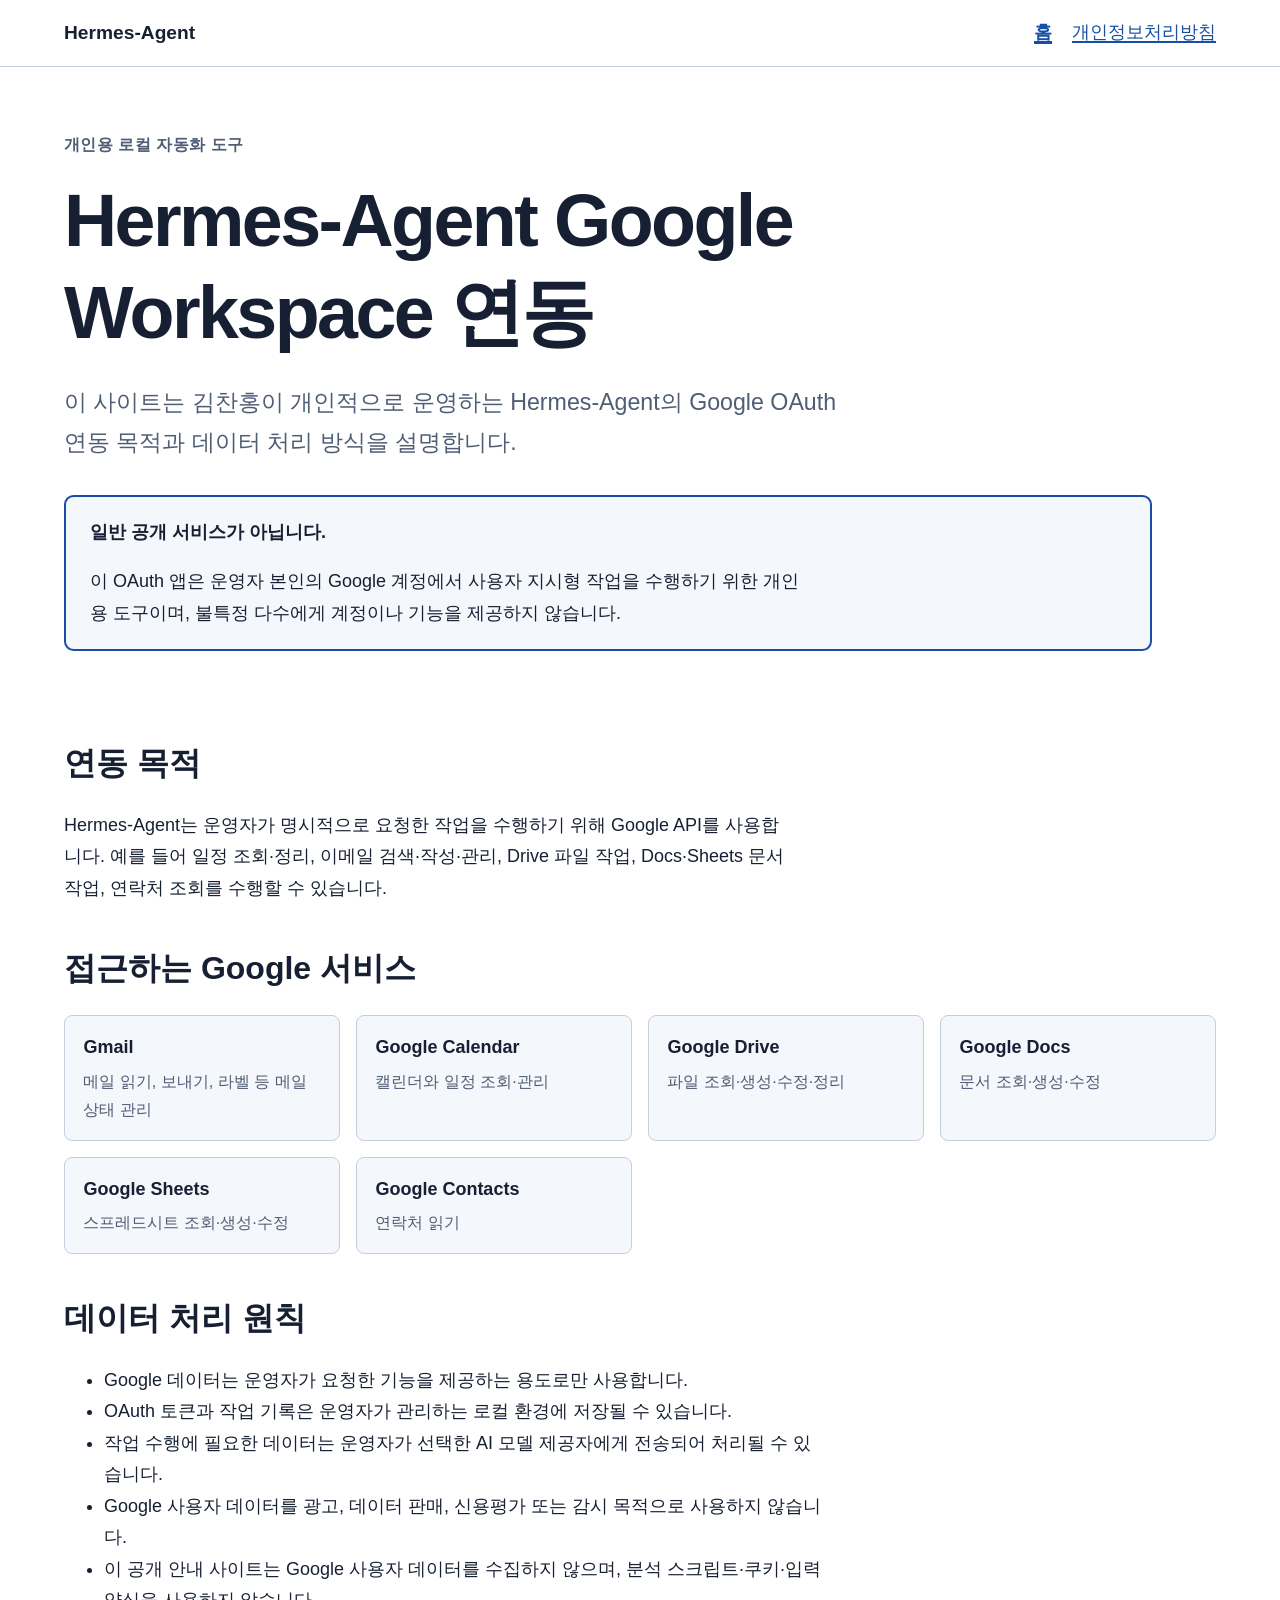
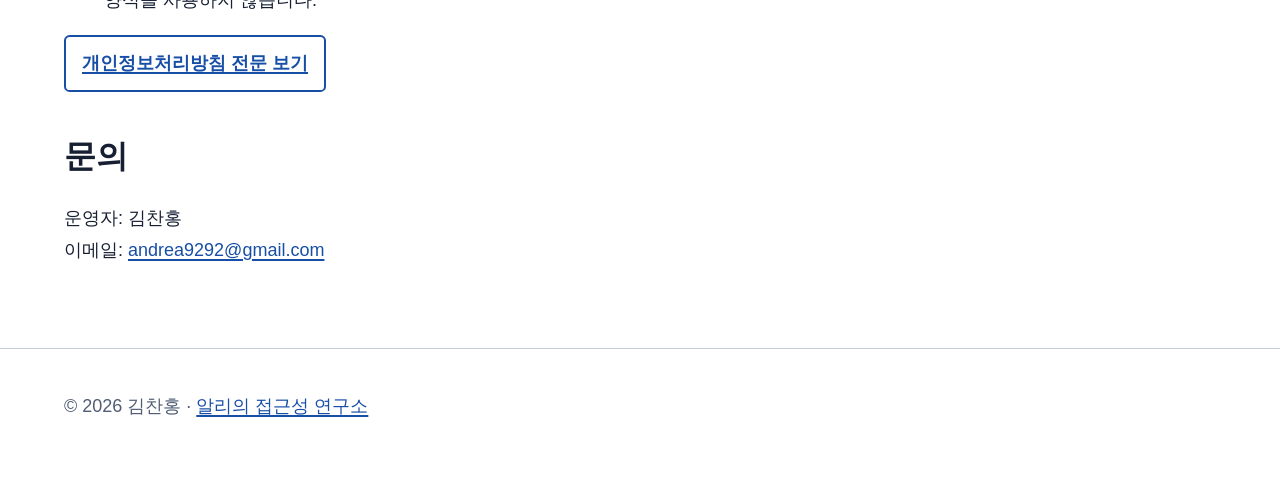
<file: index.html>
<!DOCTYPE html>
<html lang="ko">
<head>
  <meta charset="utf-8">
  <meta name="viewport" content="width=device-width, initial-scale=1">
  <meta name="description" content="Hermes-Agent 개인용 Google Workspace 연동 안내">
  <title>Hermes-Agent Google Workspace 연동</title>
  <link rel="stylesheet" href="/styles.css">
</head>
<body>
  <a class="skip-link" href="#main">본문으로 바로가기</a>
  <header class="site-header">
    <div class="container">
      <a class="site-name" href="/">Hermes-Agent</a>
      <nav aria-label="주요 메뉴">
        <a href="/" aria-current="page">홈</a>
        <a href="/privacy/">개인정보처리방침</a>
      </nav>
    </div>
  </header>

  <main id="main" class="container">
    <section class="hero" aria-labelledby="page-title">
      <p class="eyebrow">개인용 로컬 자동화 도구</p>
      <h1 id="page-title">Hermes-Agent Google Workspace 연동</h1>
      <p class="lead">이 사이트는 김찬홍이 개인적으로 운영하는 Hermes-Agent의 Google OAuth 연동 목적과 데이터 처리 방식을 설명합니다.</p>
      <div class="notice" role="note">
        <strong>일반 공개 서비스가 아닙니다.</strong>
        <p>이 OAuth 앱은 운영자 본인의 Google 계정에서 사용자 지시형 작업을 수행하기 위한 개인용 도구이며, 불특정 다수에게 계정이나 기능을 제공하지 않습니다.</p>
      </div>
    </section>

    <section aria-labelledby="purpose-title">
      <h2 id="purpose-title">연동 목적</h2>
      <p>Hermes-Agent는 운영자가 명시적으로 요청한 작업을 수행하기 위해 Google API를 사용합니다. 예를 들어 일정 조회·정리, 이메일 검색·작성·관리, Drive 파일 작업, Docs·Sheets 문서 작업, 연락처 조회를 수행할 수 있습니다.</p>
    </section>

    <section aria-labelledby="services-title">
      <h2 id="services-title">접근하는 Google 서비스</h2>
      <ul class="service-list" role="list">
        <li><strong>Gmail</strong><span>메일 읽기, 보내기, 라벨 등 메일 상태 관리</span></li>
        <li><strong>Google Calendar</strong><span>캘린더와 일정 조회·관리</span></li>
        <li><strong>Google Drive</strong><span>파일 조회·생성·수정·정리</span></li>
        <li><strong>Google Docs</strong><span>문서 조회·생성·수정</span></li>
        <li><strong>Google Sheets</strong><span>스프레드시트 조회·생성·수정</span></li>
        <li><strong>Google Contacts</strong><span>연락처 읽기</span></li>
      </ul>
    </section>

    <section aria-labelledby="handling-title">
      <h2 id="handling-title">데이터 처리 원칙</h2>
      <ul>
        <li>Google 데이터는 운영자가 요청한 기능을 제공하는 용도로만 사용합니다.</li>
        <li>OAuth 토큰과 작업 기록은 운영자가 관리하는 로컬 환경에 저장될 수 있습니다.</li>
        <li>작업 수행에 필요한 데이터는 운영자가 선택한 AI 모델 제공자에게 전송되어 처리될 수 있습니다.</li>
        <li>Google 사용자 데이터를 광고, 데이터 판매, 신용평가 또는 감시 목적으로 사용하지 않습니다.</li>
        <li>이 공개 안내 사이트는 Google 사용자 데이터를 수집하지 않으며, 분석 스크립트·쿠키·입력 양식을 사용하지 않습니다.</li>
      </ul>
      <p><a class="button" href="/privacy/">개인정보처리방침 전문 보기</a></p>
    </section>

    <section aria-labelledby="contact-title">
      <h2 id="contact-title">문의</h2>
      <p>운영자: 김찬홍<br>이메일: <a href="mailto:andrea9292@gmail.com">andrea9292@gmail.com</a></p>
    </section>
  </main>

  <footer>
    <div class="container">
      <p>© 2026 김찬홍 · <a href="https://a11ylab.kr/">알리의 접근성 연구소</a></p>
    </div>
  </footer>
</body>
</html>
</file>
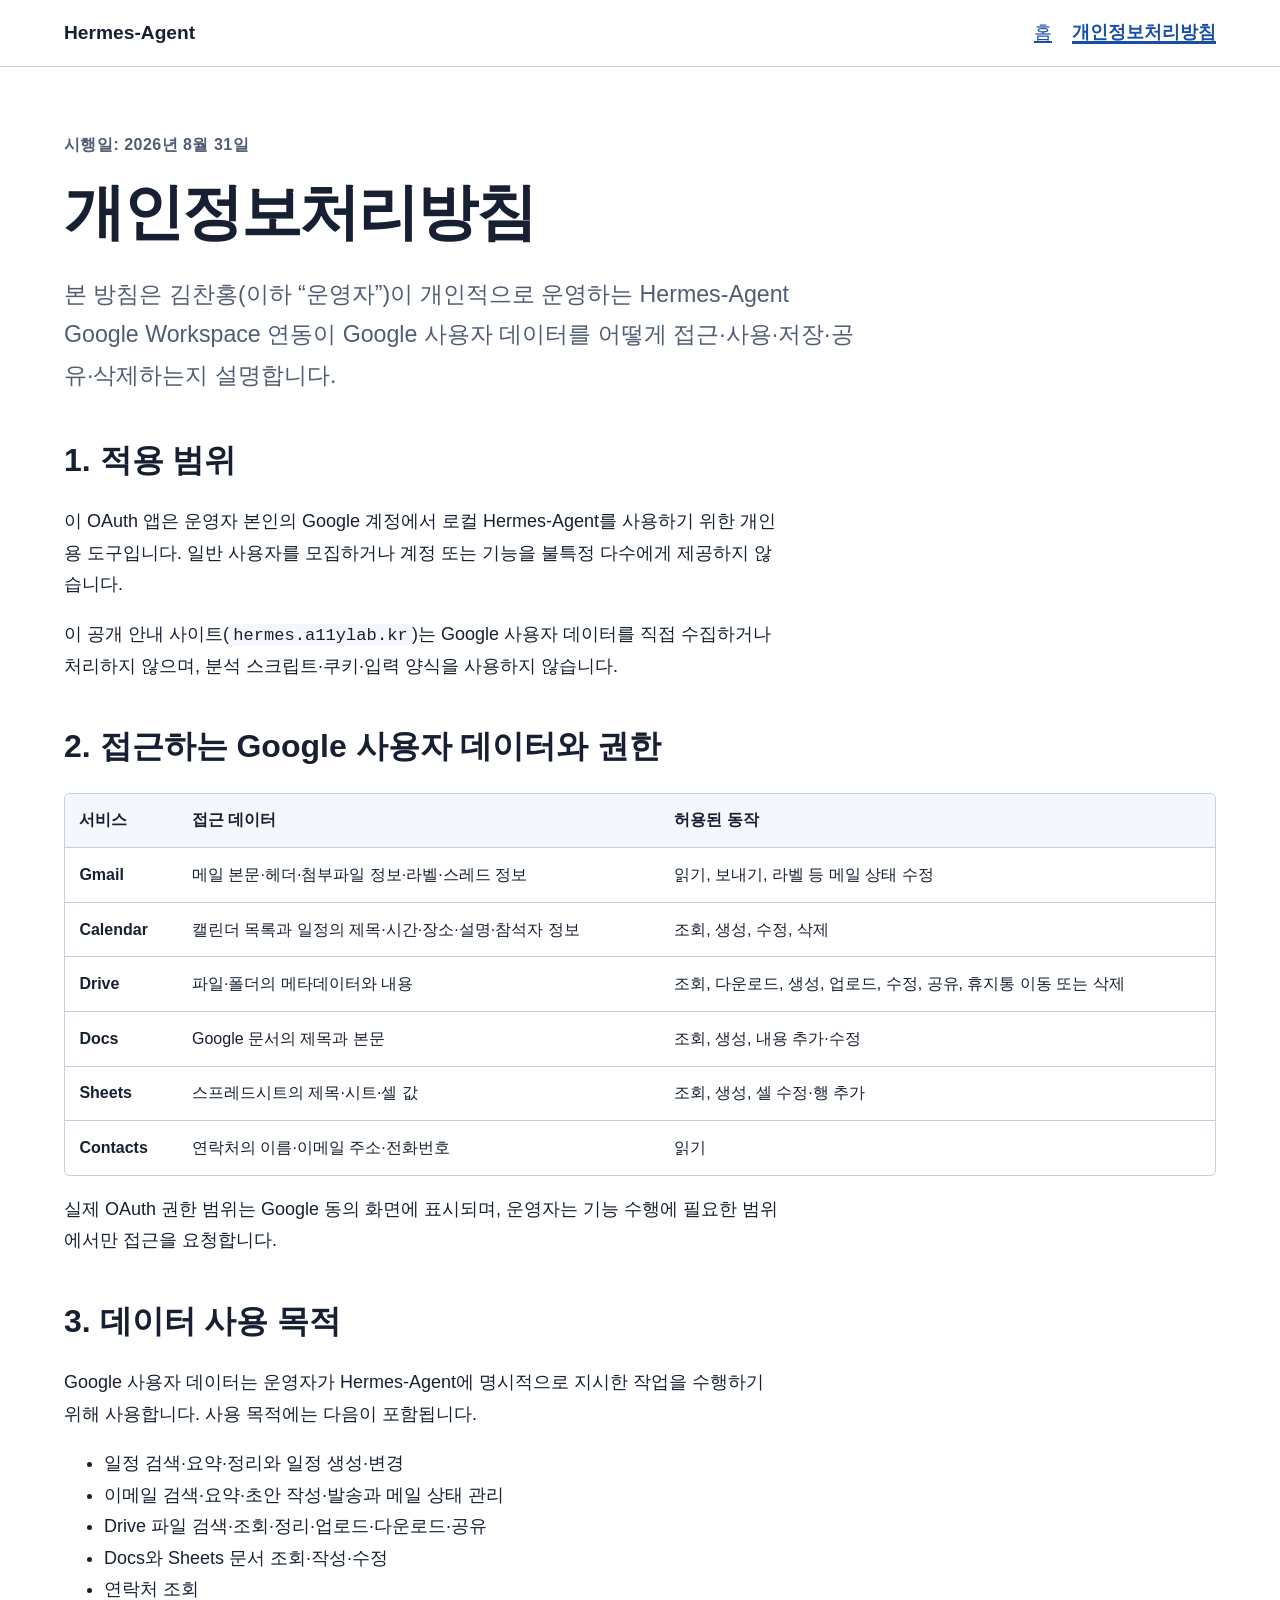
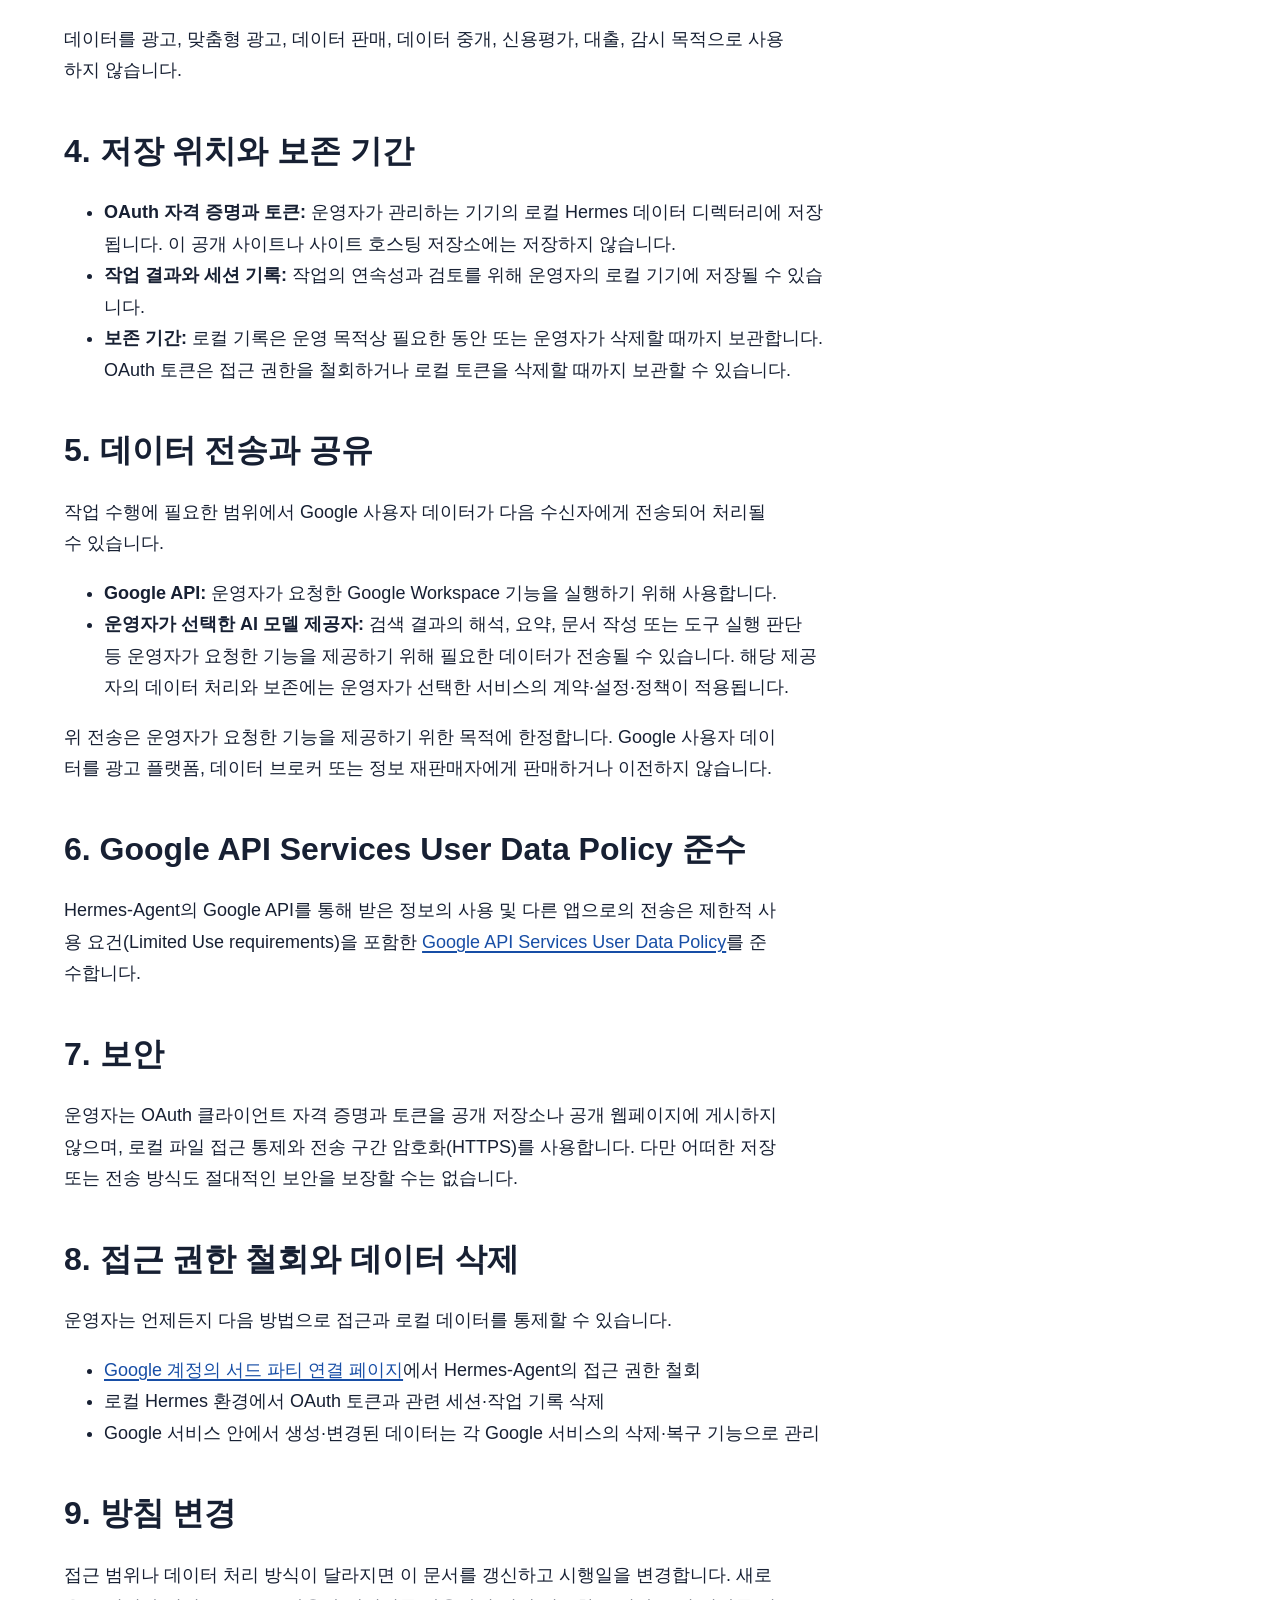
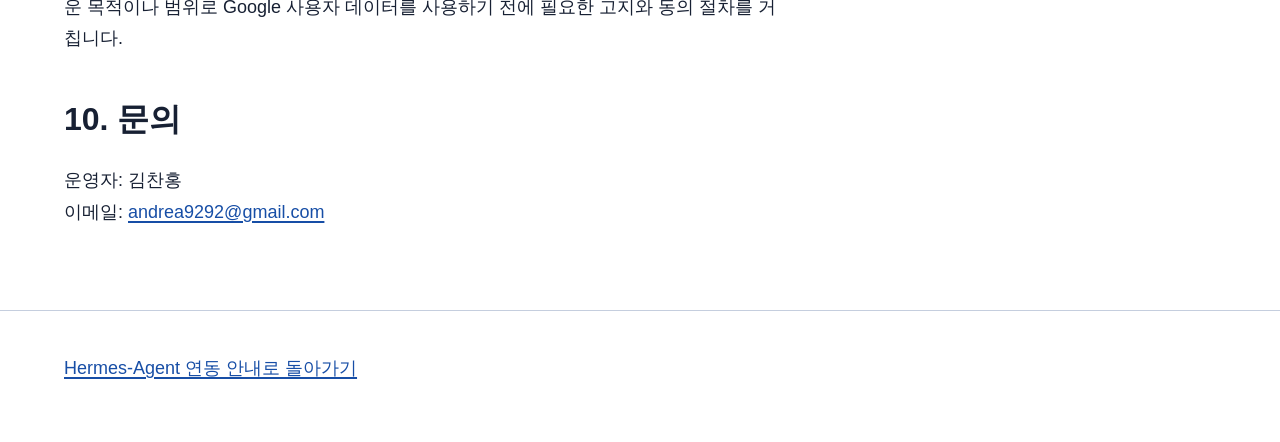
<file: privacy/index.html>
<!DOCTYPE html>
<html lang="ko">
<head>
  <meta charset="utf-8">
  <meta name="viewport" content="width=device-width, initial-scale=1">
  <meta name="description" content="Hermes-Agent Google Workspace 연동 개인정보처리방침">
  <title>개인정보처리방침 | Hermes-Agent</title>
  <link rel="stylesheet" href="/styles.css">
</head>
<body>
  <a class="skip-link" href="#main">본문으로 바로가기</a>
  <header class="site-header">
    <div class="container">
      <a class="site-name" href="/">Hermes-Agent</a>
      <nav aria-label="주요 메뉴">
        <a href="/">홈</a>
        <a href="/privacy/" aria-current="page">개인정보처리방침</a>
      </nav>
    </div>
  </header>

  <main id="main" class="container policy">
    <p class="eyebrow">시행일: 2026년 8월 31일</p>
    <h1>개인정보처리방침</h1>
    <p class="lead">본 방침은 김찬홍(이하 “운영자”)이 개인적으로 운영하는 Hermes-Agent Google Workspace 연동이 Google 사용자 데이터를 어떻게 접근·사용·저장·공유·삭제하는지 설명합니다.</p>

    <section aria-labelledby="scope-title">
      <h2 id="scope-title">1. 적용 범위</h2>
      <p>이 OAuth 앱은 운영자 본인의 Google 계정에서 로컬 Hermes-Agent를 사용하기 위한 개인용 도구입니다. 일반 사용자를 모집하거나 계정 또는 기능을 불특정 다수에게 제공하지 않습니다.</p>
      <p>이 공개 안내 사이트(<code>hermes.a11ylab.kr</code>)는 Google 사용자 데이터를 직접 수집하거나 처리하지 않으며, 분석 스크립트·쿠키·입력 양식을 사용하지 않습니다.</p>
    </section>

    <section aria-labelledby="data-title">
      <h2 id="data-title">2. 접근하는 Google 사용자 데이터와 권한</h2>
      <div class="table-wrap" tabindex="0" aria-label="Google 서비스별 접근 데이터와 동작" aria-describedby="table-help">
        <p id="table-help" class="visually-hidden">표가 화면보다 넓으면 가로로 스크롤할 수 있습니다.</p>
        <table>
          <caption class="visually-hidden">Google 서비스별 접근 데이터와 동작</caption>
          <thead>
            <tr><th scope="col">서비스</th><th scope="col">접근 데이터</th><th scope="col">허용된 동작</th></tr>
          </thead>
          <tbody>
            <tr><th scope="row">Gmail</th><td>메일 본문·헤더·첨부파일 정보·라벨·스레드 정보</td><td>읽기, 보내기, 라벨 등 메일 상태 수정</td></tr>
            <tr><th scope="row">Calendar</th><td>캘린더 목록과 일정의 제목·시간·장소·설명·참석자 정보</td><td>조회, 생성, 수정, 삭제</td></tr>
            <tr><th scope="row">Drive</th><td>파일·폴더의 메타데이터와 내용</td><td>조회, 다운로드, 생성, 업로드, 수정, 공유, 휴지통 이동 또는 삭제</td></tr>
            <tr><th scope="row">Docs</th><td>Google 문서의 제목과 본문</td><td>조회, 생성, 내용 추가·수정</td></tr>
            <tr><th scope="row">Sheets</th><td>스프레드시트의 제목·시트·셀 값</td><td>조회, 생성, 셀 수정·행 추가</td></tr>
            <tr><th scope="row">Contacts</th><td>연락처의 이름·이메일 주소·전화번호</td><td>읽기</td></tr>
          </tbody>
        </table>
      </div>
      <p>실제 OAuth 권한 범위는 Google 동의 화면에 표시되며, 운영자는 기능 수행에 필요한 범위에서만 접근을 요청합니다.</p>
    </section>

    <section aria-labelledby="use-title">
      <h2 id="use-title">3. 데이터 사용 목적</h2>
      <p>Google 사용자 데이터는 운영자가 Hermes-Agent에 명시적으로 지시한 작업을 수행하기 위해 사용합니다. 사용 목적에는 다음이 포함됩니다.</p>
      <ul>
        <li>일정 검색·요약·정리와 일정 생성·변경</li>
        <li>이메일 검색·요약·초안 작성·발송과 메일 상태 관리</li>
        <li>Drive 파일 검색·조회·정리·업로드·다운로드·공유</li>
        <li>Docs와 Sheets 문서 조회·작성·수정</li>
        <li>연락처 조회</li>
      </ul>
      <p>데이터를 광고, 맞춤형 광고, 데이터 판매, 데이터 중개, 신용평가, 대출, 감시 목적으로 사용하지 않습니다.</p>
    </section>

    <section aria-labelledby="storage-title">
      <h2 id="storage-title">4. 저장 위치와 보존 기간</h2>
      <ul>
        <li><strong>OAuth 자격 증명과 토큰:</strong> 운영자가 관리하는 기기의 로컬 Hermes 데이터 디렉터리에 저장됩니다. 이 공개 사이트나 사이트 호스팅 저장소에는 저장하지 않습니다.</li>
        <li><strong>작업 결과와 세션 기록:</strong> 작업의 연속성과 검토를 위해 운영자의 로컬 기기에 저장될 수 있습니다.</li>
        <li><strong>보존 기간:</strong> 로컬 기록은 운영 목적상 필요한 동안 또는 운영자가 삭제할 때까지 보관합니다. OAuth 토큰은 접근 권한을 철회하거나 로컬 토큰을 삭제할 때까지 보관할 수 있습니다.</li>
      </ul>
    </section>

    <section aria-labelledby="sharing-title">
      <h2 id="sharing-title">5. 데이터 전송과 공유</h2>
      <p>작업 수행에 필요한 범위에서 Google 사용자 데이터가 다음 수신자에게 전송되어 처리될 수 있습니다.</p>
      <ul>
        <li><strong>Google API:</strong> 운영자가 요청한 Google Workspace 기능을 실행하기 위해 사용합니다.</li>
        <li><strong>운영자가 선택한 AI 모델 제공자:</strong> 검색 결과의 해석, 요약, 문서 작성 또는 도구 실행 판단 등 운영자가 요청한 기능을 제공하기 위해 필요한 데이터가 전송될 수 있습니다. 해당 제공자의 데이터 처리와 보존에는 운영자가 선택한 서비스의 계약·설정·정책이 적용됩니다.</li>
      </ul>
      <p>위 전송은 운영자가 요청한 기능을 제공하기 위한 목적에 한정합니다. Google 사용자 데이터를 광고 플랫폼, 데이터 브로커 또는 정보 재판매자에게 판매하거나 이전하지 않습니다.</p>
    </section>

    <section aria-labelledby="limited-use-title">
      <h2 id="limited-use-title">6. Google API Services User Data Policy 준수</h2>
      <p>Hermes-Agent의 Google API를 통해 받은 정보의 사용 및 다른 앱으로의 전송은 제한적 사용 요건(Limited Use requirements)을 포함한 <a href="https://developers.google.com/terms/api-services-user-data-policy">Google API Services User Data Policy</a>를 준수합니다.</p>
    </section>

    <section aria-labelledby="security-title">
      <h2 id="security-title">7. 보안</h2>
      <p>운영자는 OAuth 클라이언트 자격 증명과 토큰을 공개 저장소나 공개 웹페이지에 게시하지 않으며, 로컬 파일 접근 통제와 전송 구간 암호화(HTTPS)를 사용합니다. 다만 어떠한 저장 또는 전송 방식도 절대적인 보안을 보장할 수는 없습니다.</p>
    </section>

    <section aria-labelledby="control-title">
      <h2 id="control-title">8. 접근 권한 철회와 데이터 삭제</h2>
      <p>운영자는 언제든지 다음 방법으로 접근과 로컬 데이터를 통제할 수 있습니다.</p>
      <ul>
        <li><a href="https://myaccount.google.com/connections">Google 계정의 서드 파티 연결 페이지</a>에서 Hermes-Agent의 접근 권한 철회</li>
        <li>로컬 Hermes 환경에서 OAuth 토큰과 관련 세션·작업 기록 삭제</li>
        <li>Google 서비스 안에서 생성·변경된 데이터는 각 Google 서비스의 삭제·복구 기능으로 관리</li>
      </ul>
    </section>

    <section aria-labelledby="changes-title">
      <h2 id="changes-title">9. 방침 변경</h2>
      <p>접근 범위나 데이터 처리 방식이 달라지면 이 문서를 갱신하고 시행일을 변경합니다. 새로운 목적이나 범위로 Google 사용자 데이터를 사용하기 전에 필요한 고지와 동의 절차를 거칩니다.</p>
    </section>

    <section aria-labelledby="contact-title">
      <h2 id="contact-title">10. 문의</h2>
      <p>운영자: 김찬홍<br>이메일: <a href="mailto:andrea9292@gmail.com">andrea9292@gmail.com</a></p>
    </section>
  </main>

  <footer>
    <div class="container">
      <p><a href="/">Hermes-Agent 연동 안내로 돌아가기</a></p>
    </div>
  </footer>
</body>
</html>
</file>
<file: styles.css>
:root {
  color-scheme: light dark;
  --bg: #ffffff;
  --surface: #f4f7fb;
  --text: #172033;
  --muted: #4f5d75;
  --border: #c5cede;
  --accent: #174ea6;
  --accent-hover: #0b3d91;
  --focus: #7a4b00;
  --max-width: 72rem;
}

@media (prefers-color-scheme: dark) {
  :root {
    --bg: #101522;
    --surface: #182133;
    --text: #f3f6fc;
    --muted: #c5cde0;
    --border: #526079;
    --accent: #8ab4f8;
    --accent-hover: #b4cefa;
    --focus: #ffd166;
  }
}

* { box-sizing: border-box; }
html { font-size: 100%; scroll-behavior: smooth; }
body {
  margin: 0;
  background: var(--bg);
  color: var(--text);
  font-family: -apple-system, BlinkMacSystemFont, "Apple SD Gothic Neo", "Noto Sans KR", "Segoe UI", sans-serif;
  font-size: 1.125rem;
  line-height: 1.75;
}

.container { width: min(100% - 2rem, var(--max-width)); margin-inline: auto; }
a { color: var(--accent); text-underline-offset: .18em; text-decoration-thickness: .09em; }
a:hover { color: var(--accent-hover); }
a:focus-visible, [tabindex="0"]:focus-visible {
  outline: .2rem solid var(--focus);
  outline-offset: .2rem;
  border-radius: .15rem;
}
.skip-link {
  position: absolute;
  top: .5rem;
  left: .5rem;
  z-index: 10;
  padding: .65rem .9rem;
  background: var(--text);
  color: var(--bg);
  transform: translateY(-180%);
}
.skip-link:focus { transform: translateY(0); }
.site-header { border-bottom: 1px solid var(--border); }
.site-header .container {
  display: flex;
  gap: 1rem 2rem;
  align-items: center;
  justify-content: space-between;
  padding-block: 1rem;
  flex-wrap: wrap;
}
.site-name { color: var(--text); font-size: 1.2rem; font-weight: 750; text-decoration: none; }
nav { display: flex; gap: .75rem 1.25rem; flex-wrap: wrap; }
nav a[aria-current="page"] { font-weight: 750; text-decoration-thickness: .16em; }
main { padding-block: 3rem 4rem; }
.hero { padding-block-end: 1rem; }
.eyebrow { color: var(--muted); font-size: 1rem; font-weight: 700; letter-spacing: .03em; }
h1, h2 { line-height: 1.25; text-wrap: balance; }
h1 { max-width: 22ch; margin: .25rem 0 1rem; font-size: clamp(2.25rem, 7vw, 4.6rem); letter-spacing: -.035em; }
.policy h1 { font-size: clamp(2.1rem, 6vw, 3.8rem); }
h2 { margin-top: 2.75rem; font-size: clamp(1.5rem, 4vw, 2rem); }
p, li { max-width: 72ch; }
.lead { max-width: 62ch; color: var(--muted); font-size: clamp(1.2rem, 3vw, 1.45rem); }
.notice {
  max-width: 68rem;
  margin-block: 2rem;
  padding: 1.25rem 1.5rem;
  border: 2px solid var(--accent);
  border-radius: .6rem;
  background: var(--surface);
}
.notice p { margin-bottom: 0; }
.service-list { display: grid; grid-template-columns: repeat(auto-fit, minmax(16rem, 1fr)); gap: 1rem; padding: 0; list-style: none; }
.service-list li { padding: 1rem 1.15rem; border: 1px solid var(--border); border-radius: .5rem; background: var(--surface); }
.service-list strong, .service-list span { display: block; }
.service-list span { margin-top: .25rem; color: var(--muted); font-size: 1rem; }
.button { display: inline-block; padding: .7rem 1rem; border: 2px solid var(--accent); border-radius: .35rem; font-weight: 700; }
.table-wrap { max-width: 100%; overflow-x: auto; border: 1px solid var(--border); border-radius: .35rem; }
table { width: 100%; border-collapse: collapse; min-width: 48rem; font-size: 1rem; }
th, td { padding: .8rem .9rem; border-bottom: 1px solid var(--border); text-align: left; vertical-align: top; }
thead th { background: var(--surface); }
tbody tr:last-child th, tbody tr:last-child td { border-bottom: 0; }
code { padding: .1em .25em; border-radius: .2em; background: var(--surface); font-size: .95em; }
footer { border-top: 1px solid var(--border); color: var(--muted); }
footer .container { padding-block: 1.5rem 2.5rem; }
.visually-hidden {
  position: absolute !important;
  width: 1px !important;
  height: 1px !important;
  padding: 0 !important;
  margin: -1px !important;
  overflow: hidden !important;
  clip: rect(0, 0, 0, 0) !important;
  white-space: nowrap !important;
  border: 0 !important;
}

@media (max-width: 38rem) {
  body { font-size: 1.05rem; }
  .site-header .container { align-items: flex-start; flex-direction: column; }
  main { padding-block-start: 2rem; }
}

@media (prefers-reduced-motion: reduce) {
  html { scroll-behavior: auto; }
}
</file>
